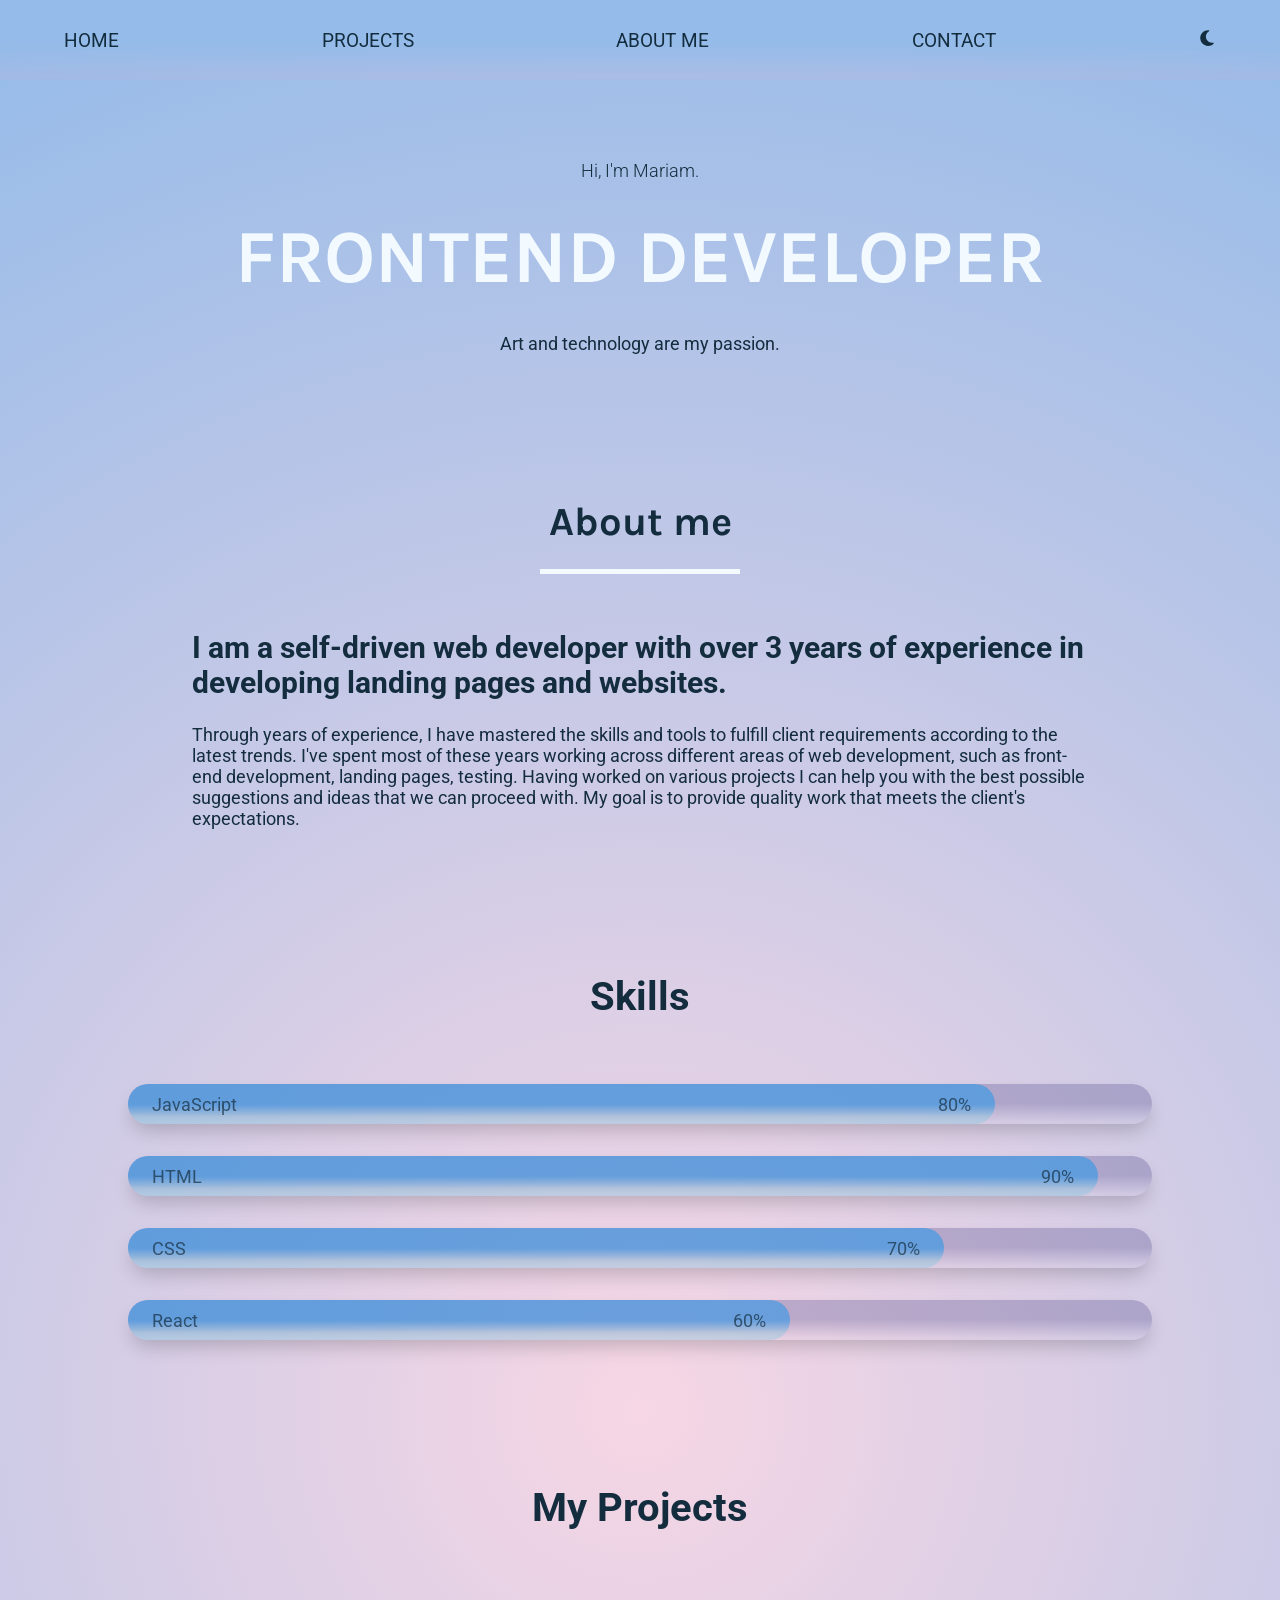
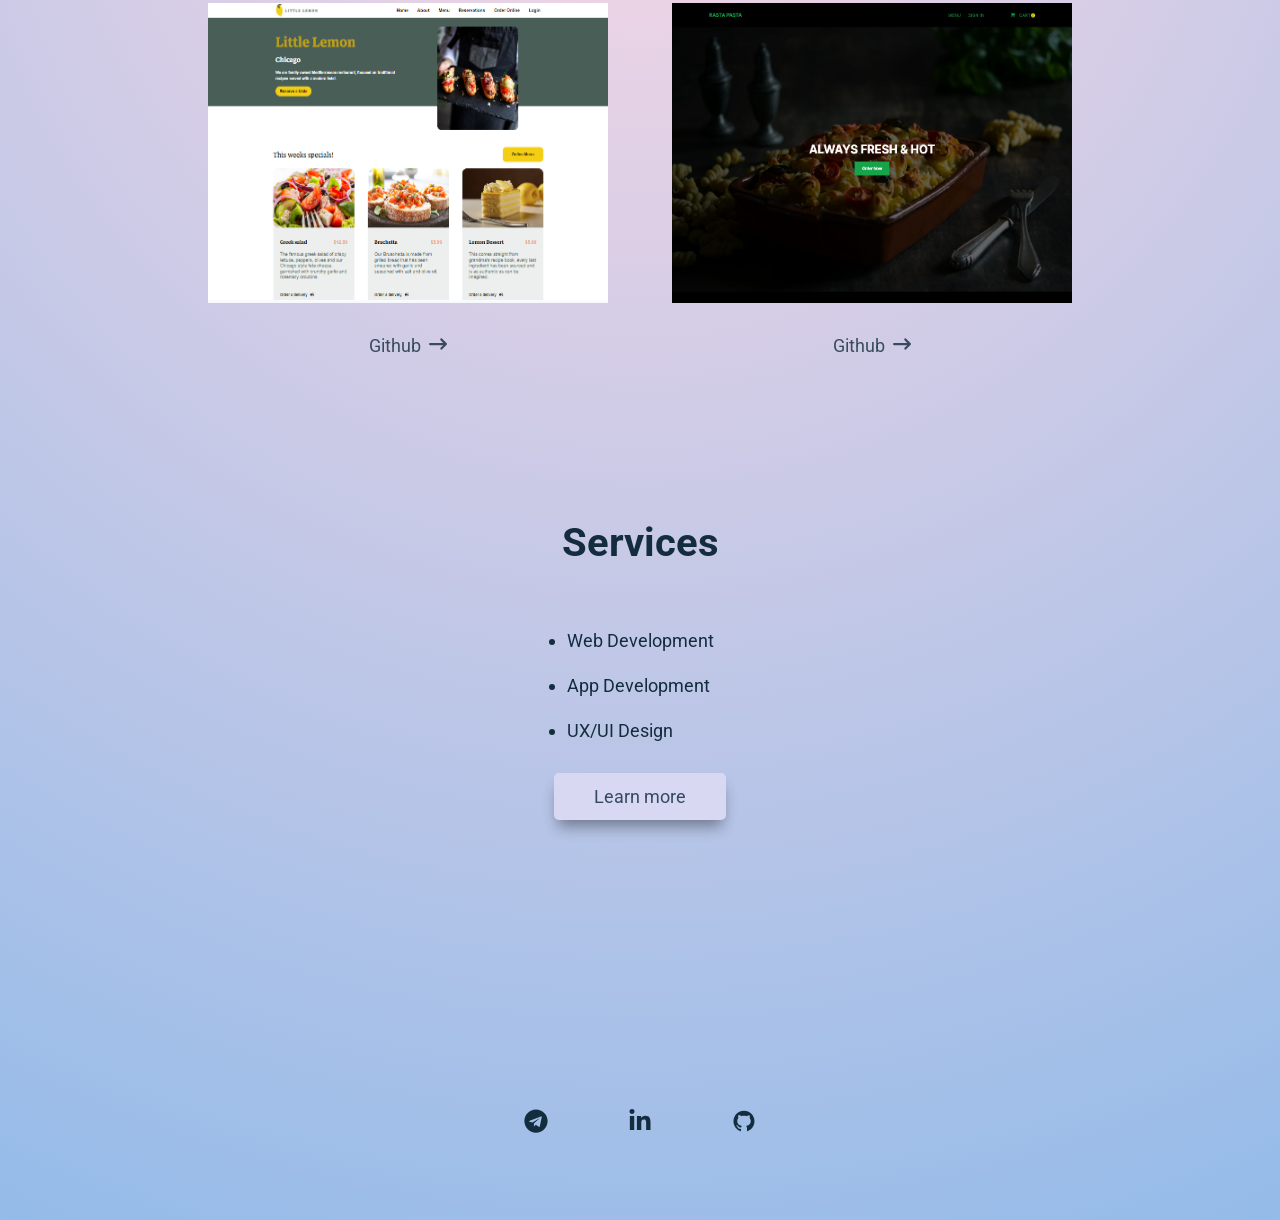
<file: index.html>
<!doctype html><html lang="en"><head><meta charset="utf-8"/><link rel="icon" href="/favicon.ico"/><meta name="viewport" content="width=device-width,initial-scale=1"/><meta name="theme-color" content="#000000"/><meta name="description" content="Web site created using create-react-app"/><link rel="apple-touch-icon" href="/logo192.png"/><link rel="manifest" href="/manifest.json"/><title>React App</title><script defer="defer" src="/static/js/main.75aeee56.js"></script><link href="/static/css/main.32a175ea.css" rel="stylesheet"></head><body><noscript>You need to enable JavaScript to run this app.</noscript><div id="root"></div></body></html>
</file>
<file: static/css/main.32a175ea.css>
@import url(https://fonts.googleapis.com/css2?family=Fraunces:opsz,wght@9..144,700&family=Inter:wght@400;700;800&family=Karla:wght@400;500;600;800&family=Kodchasan:ital,wght@0,200;0,300;0,400;0,500;0,600;0,700;1,200;1,300;1,400;1,500;1,600;1,700&family=Krona+One&family=League+Spartan:wght@100..900&family=Manrope:wght@600;800&family=Markazi+Text:wght@400;600;700&family=Montserrat+Alternates:ital,wght@0,100;0,200;0,300;0,400;0,500;0,600;0,700;0,800;0,900;1,100;1,200;1,300;1,400;1,500;1,600;1,700;1,800;1,900&family=Noto+Sans:wght@300;400&family=Roboto&family=Varela+Round&display=swap);:root{--color-bg:radial-gradient(circle,rgba(238,174,202,.5) 0%,#94bbe9 100%);--color-gradient:linear-gradient(0deg,rgba(190,225,247,.96) 29%,rgba(228,189,246,.96) 80%);--color-text:#142d3e;--color-hover:#f2f9ff;--color-btn:rgba(102,222,215,.6);--active-icon:rgba(21,148,238,.5);--scrollbar-color:#c6c7c8;--scrollbar-thumb-color:rgba(102,222,215,.4);--main-color:#f2f9ff;--font-text:"Roboto",sans-serif;--font-header:"Karla",sans-serif;--font-size-reg:18px;--font-size-header:75px;--font-size-subheader:40px;--font-size-extra-text:30px;--color-btn:#e1ddf7;--nav-bg:linear-gradient(0deg,rgba(238,174,202,.1) 6%,rgba(148,187,233,.95) 48%);--bar-color:linear-gradient(0deg,rgba(82,196,220,.25) 18%,rgba(21,148,238,.5) 48%)}[data-theme=dark]{--color-bg:linear-gradient(0deg,rgba(59,64,168,.916) 18%,rgba(1,1,11,.964) 52%);--color-text:rgba(246,247,250,.8);--scrollbar-color:rgba(36,35,50,.8);--color-gradient:linear-gradient(0deg,rgba(73,78,89,.96) 29%,rgba(29,30,85,.96) 80%);--main-color:rgba(59,64,168,.916);--color-btn:#29263c;--active-icon:#3b40a8;--color-hover:#8d91d4;--nav-bg:linear-gradient(0deg,rgba(59,64,168,.1) 1%,rgba(1,1,11,.95) 30%);--bar-color:linear-gradient(0deg,rgba(59,64,168,.3) 18%,rgba(59,64,168,.9) 45%)}*{scroll-behavior:smooth}body::-webkit-scrollbar{width:.5vw}body::-webkit-scrollbar-track{box-shadow:inset 0 0 5px #02131e}body::-webkit-scrollbar-thumb{background:rgba(94,91,112,.5)}.app-container{background:radial-gradient(circle,rgba(238,174,202,.5) 0,#94bbe9 100%);background:var(--color-bg);position:absolute;width:100%}.app-container,body{color:#142d3e;color:var(--color-text)}body{box-sizing:border-box;font-family:Roboto,sans-serif;font-family:var(--font-text);font-size:18px;font-size:var(--font-size-reg);height:100vh;margin:0;padding:0}a{color:#142d3e;color:var(--color-text);text-decoration:none}.main-nav{align-items:center;-webkit-animation:generalfade 1s ease-in-out;animation:generalfade 1s ease-in-out;-webkit-backdrop-filter:blur(10px);backdrop-filter:blur(10px);background:linear-gradient(0deg,rgba(238,174,202,.1) 6%,rgba(148,187,233,.95) 48%);background:var(--nav-bg);box-sizing:border-box;display:flex;height:5rem;justify-content:space-between;padding:0 4rem;position:fixed;top:0;width:100%;z-index:2}.main-nav a{color:#142d3e;color:var(--color-text);font-size:1.2rem;text-decoration:none}.main-nav>*{transition:.3s}.main-nav>:hover{color:#f2f9ff;color:var(--color-hover)}.media-icons-container{align-items:center;-webkit-animation:generalfade 1s ease-in-out;animation:generalfade 1s ease-in-out;background-color:radial-gradient(circle,rgba(238,174,202,.5) 0,#94bbe9 100%);background-color:var(--color-bg);bottom:0;display:flex;gap:5rem;justify-content:center;padding-bottom:2rem;width:100%}.media-icons-container>*{color:#142d3e;color:var(--color-text);font-size:1.5rem;transition:.3s}.media-icons-container>:hover{color:#f2f9ff;color:var( --color-hover)}footer{align-items:center;display:flex;height:10rem;justify-content:center}@-webkit-keyframes generalfade{0%{opacity:0}to{opacity:1}}@keyframes generalfade{0%{opacity:0}to{opacity:1}}@media screen and (max-width:1000px) and (min-width:600px) and (min-height:700px){.main-nav{gap:.5rem;padding:0 2rem}.main-nav a{font-size:1rem}.media-icons-container{position:absolute}.media-icons-container>*{font-size:2rem}}@media screen and (min-width:270px) and (max-width:550px){.main-nav{height:4rem;padding:0 1.5rem}.main-nav a{display:none}.main-nav a.main-nav-icon{display:block}.media-icons-container{gap:2rem}.media-icons-container>*{font-size:1.3rem}footer{height:24rem}}.App{text-align:center}.App-logo{height:40vmin;pointer-events:none}@media (prefers-reduced-motion:no-preference){.App-logo{-webkit-animation:App-logo-spin 20s linear infinite;animation:App-logo-spin 20s linear infinite}}.App-header{align-items:center;background-color:#282c34;color:#fff;display:flex;flex-direction:column;font-size:calc(10px + 2vmin);justify-content:center;min-height:100vh}.App-link{color:#61dafb}@-webkit-keyframes App-logo-spin{0%{-webkit-transform:rotate(0deg);transform:rotate(0deg)}to{-webkit-transform:rotate(1turn);transform:rotate(1turn)}}@keyframes App-logo-spin{0%{-webkit-transform:rotate(0deg);transform:rotate(0deg)}to{-webkit-transform:rotate(1turn);transform:rotate(1turn)}}.home-container{align-items:center;-webkit-animation:generalfade .5s ease-in-out;animation:generalfade .5s ease-in-out;background-color:var(--color-bg);display:flex;flex-direction:column;gap:7rem;justify-content:center;margin:10rem 0 0;padding:0;width:100%}.home-text-wrapper{display:flex;flex-direction:column;gap:2rem;margin:0;padding:0 12rem;text-align:center}.home-name-text{font-weight:300;margin:0;padding:0}.profession-header{color:var(--main-color);font-family:var(--font-header);font-size:var(--font-size-header)}.home-text{margin-bottom:2rem}.home-about-wrapper{align-items:center;display:flex;flex-direction:column;gap:1.5rem;justify-content:center;padding:0 12rem}.home-about-wrapper h3{font-family:var(--font-header);font-size:var(--font-size-subheader)}.underline{background-color:var(--main-color);height:5px;margin-bottom:2rem;width:200px}.home-about-wrapper h5{font-size:var(--font-size-extra-text)}.home-skills-wrapper{align-items:center;display:flex;flex-direction:column;gap:2rem;justify-content:center}.home-skills-wrapper h3{font-size:var(--font-size-subheader);margin:2rem 0}.bar-wrap{background:linear-gradient(0deg,rgba(52,70,119,.031) 6%,rgba(102,95,153,.369) 52%);box-shadow:0 10px 19px -4px rgba(0,0,0,.2);text-align:center;width:80vw}.bar,.bar-wrap{border-radius:20px;height:2.5rem}.bar{align-items:center;background:var(--bar-color);display:flex;justify-content:space-between;padding:0 1.5rem}.bar span{opacity:.7}.bar-1{width:80%}.bar-2{width:90%}.bar-3{width:75%}.bar-4{width:60%}.home-my-projects{align-items:center;display:flex;flex-direction:column;gap:2.5rem;justify-content:center}.home-my-projects h3{font-size:var(--font-size-subheader);margin:2rem 0}.home-projects-wrap{display:flex;gap:4rem}.home-projects-card{display:flex;flex-direction:column;gap:2rem}.home-projects-card img{height:300px;transition:-webkit-transform .5s;transition:transform .5s;transition:transform .5s,-webkit-transform .5s;width:400px}.home-projects-card img:hover{-webkit-transform:scale(1.1);transform:scale(1.1)}.home-pr-github-wrap{display:flex;gap:.5rem;justify-content:center;margin-bottom:1.2rem;opacity:.8;transition:.2s}.home-pr-github-wrap:hover{opacity:1}.home-services{align-items:center;display:flex;flex-direction:column;gap:2rem;justify-content:center}.home-services h3{font-size:var(--font-size-subheader);margin:2rem 0}.home-services ul{display:flex;flex-direction:column;gap:1.5rem}.home-services button{background:var(--color-btn);border:none;border-radius:5px;box-shadow:0 10px 15px -4px rgba(0,0,0,.5);color:var(--color-text);font-family:var(--font-text);font-size:var(--font-size-reg);margin-bottom:15rem;opacity:.8;padding:.8rem 2.5rem;transition:.3s}.home-services button:hover{opacity:1}@media screen and (max-width:1000px) and (max-height:1180px){.home-container{gap:2rem;justify-content:center}.home-text-wrapper{bottom:8rem;padding:0 5rem}.home-text-wrapper .home-text{font-size:1.8rem;line-height:2rem;margin-bottom:6rem}.home-name-text{margin-bottom:2rem}.home-about-wrapper{padding:0 10rem}.bar-wrap{width:70vw}.bar-1{width:60%}.bar-2{width:70%}.bar-3{width:50%}.bar-4{width:40%}.home-projects-wrap{flex-direction:column}}@media screen and (min-width:270px) and (max-width:590px) and (max-height:1179px){.home-container{gap:3rem;justify-content:center}.profile-image{-webkit-animation:none;animation:none;margin:6rem 0 0;min-height:10rem}.home-text-wrapper{margin-bottom:1rem;padding:0 3rem}.home-text-wrapper .home-text{font-size:1.3rem;line-height:2rem;margin-bottom:3rem}.home-name-text{font-size:1.4rem;margin-bottom:1.5rem}.profession-header{font-size:var(--font-size-subheader)}.home-about-wrapper{padding:0 2rem}.home-about-wrapper h3,.home-my-projects h3,.home-services h3,.home-skills-wrapper h3{font-size:var(--font-size-extra-text)}.home-about-wrapper h5{font-size:var(--font-size-reg)}.bar-wrap{height:1.5rem;width:60vw}.bar{gap:1.5rem;height:1.5rem}.home-projects-card img{height:200px;width:300px}.bar-1{width:40%}.bar-2{width:45%}.bar-3{width:35%}.bar-4{width:30%}.bar span{font-size:13px}.home-services button{margin-bottom:0}}@media screen and (min-height:275px) and (max-height:650px){.home-container{gap:0;height:100%;justify-content:space-between}.profile-image{height:15rem;margin-bottom:2rem;margin-top:7rem}.home-text-wrapper{bottom:0;padding:0 5rem}.home-text-wrapper .home-text{color:var(--color-text);font-size:1.7rem;line-height:2rem;margin-bottom:2rem}.home-name-text{font-size:2rem;margin-bottom:2rem}.diamondHome{display:none}}@media screen and (min-width:717px) and (max-width:750){.profile-image{height:15rem;margin-top:25rem}.diamondHome{display:none}}@media screen and (min-height:1180px){.home-container{gap:5rem;justify-content:center}.profile-image{height:30rem;margin-top:15rem}}.web-project-container{align-items:center;-webkit-animation:generalfade .5s ease-in-out;animation:generalfade .5s ease-in-out;box-sizing:border-box;display:flex;flex-direction:column;justify-content:center;padding:0 10rem}.webprojects-header{font-family:var(--font-header);font-size:var(--font-size-header);font-weight:lighter;margin:8rem 0 2rem}.cards-wrapper{grid-gap:4rem;background-color:var(--color-bg);box-sizing:border-box;display:grid;gap:4rem;grid-template-columns:1fr 1fr;height:auto;margin-top:2.5rem;padding-bottom:5rem}.web-project-card{align-items:center;border-radius:.5rem;display:flex;flex-direction:column;justify-content:center}.projectImage{box-shadow:0 10px 15px -3px rgba(0,0,0,.1);height:19rem;position:relative;transition:-webkit-transform .5s;transition:transform .5s;transition:transform .5s,-webkit-transform .5s;width:30rem}.projectImage:hover{-webkit-transform:scale(1.1);transform:scale(1.1)}.github-button{background-color:var(--color-btn);border:none;border-radius:.5rem;margin-bottom:.7rem;margin-top:2.6rem;padding:.6rem 2rem;transition:.3s}.github-button:hover{background-color:var(--color-hover)}.github-button a{font-size:1rem;font-weight:lighter}@media screen and (max-width:1100px){.cards-wrapper{gap:0;grid-template-columns:1fr}.web-project-card{margin:2rem;padding:2rem}.webprojects-header{font-size:3rem;text-align:center}.projectImage,.webprojects-header{margin-bottom:1.5rem}}@media screen and (min-width:270px) and (max-width:610px){.web-project-container{padding:0}.webprojects-header{font-size:2rem;margin-bottom:1.8rem;text-align:center}.cards-wrapper{padding-left:1rem;padding-right:1rem}.web-project-card{margin:0;padding:1rem}.projectImage{object-fit:cover;width:100%}}.about-container{align-items:center;-webkit-animation:generalfade 1s ease-in-out;animation:generalfade 1s ease-in-out;box-sizing:border-box;display:flex;flex-direction:column;justify-content:center;margin:5rem 0}.about-header{font-family:var(--font-header);font-size:var(--font-size-header);font-weight:lighter;margin-top:6.5rem}.text-about{border-bottom:1px solid var(--color-text);font-size:var(--font-size-reg);line-height:2.5rem;margin-bottom:4rem;margin-top:2rem;padding:0 20rem;padding-bottom:3rem!important;text-align:center}.skills-wrapper{display:flex;gap:8rem;margin-bottom:2rem}.skills-header{font-size:var(--font-size-subheader);font-weight:lighter;margin-bottom:2rem}.skill-list-1,.skill-list-2{display:flex;flex-direction:column;gap:1.5rem;list-style:none}.skill-list-1 li,.skill-list-2 li{align-items:center;display:flex;gap:.8rem}.services{align-items:center;border-top:1px solid var(--color-text);display:flex;flex-direction:column;gap:2rem;justify-content:center}.services h3{font-family:var(--font-header);font-size:var(--font-size-subheader);font-weight:lighter;margin-top:4rem}.services-wrap{grid-gap:2rem;background-color:var(--color-bg);box-sizing:border-box;display:grid;gap:2rem;grid-template-columns:1fr 1fr;height:100%;margin-top:2.5rem;padding-bottom:5rem}.service-card{align-items:center;border-radius:.5rem;display:flex;flex-direction:column;justify-content:center;position:relative}.service-card img{border-radius:10px;box-shadow:0 10px 19px -4px rgba(0,0,0,.2);height:19rem;position:relative;width:30rem}.overlay{background:rgba(18,17,36,.6);border-radius:10px;display:block;height:100%;left:0;position:absolute;top:0;transition:.5s;width:100%}.service-card h4{color:#f6f7fa;font-weight:lighter;position:absolute;text-align:center}.services p{padding:0 8rem;text-align:center}.cv-wrapper{background-color:var(--color-btn);border-radius:10px;margin:2rem;padding:1rem 2rem;transition:.3s}.cv-wrapper:hover{background-color:var( --color-hover)}.cv-wrapper a{color:var(--color-text);font-size:1.5rem}@media screen and (max-width:1300px) and (min-width:571px){.about-container{margin:0}.text-about{padding:0 5rem}.skills-header{font-size:1.7rem;margin-top:2rem}.services-wrap{grid-template-columns:1fr}.cv-container{margin-top:2rem}.cv-wrapper{margin:0}}@media screen and (min-width:270px) and (max-width:570px){p.text-about{font-size:1.3rem;padding:0 1.2rem}.about-header{font-size:var(--font-size-subheader);padding-bottom:2rem}.skills-wrapper{display:flex;flex-direction:column;gap:2rem}.services h3,.skills-header{font-size:var(--font-size-extra-text)}.services-wrap{grid-template-columns:1fr}.services p{padding:0 4rem}.service-card img{height:13rem;width:20rem}.cv-wrapper a{font-size:1.2rem}}@media screen and (min-width:901px) and (min-height:700px){.text-about{padding:0 10rem}.about-header{font-size:var(--font-size-header);margin-bottom:2rem}.skills-header{font-size:2rem;margin-bottom:4rem;margin-top:1rem}}@media screen and (min-height:275px) and (max-height:890px){.about-container{height:100%;justify-content:normal;padding:0}.about-header{margin-bottom:2rem;margin-top:10rem}.skills-wrapper{padding-bottom:5rem}.cv-container{margin-bottom:5rem}}*{margin:0;padding:0}.contact-container{align-items:center;-webkit-animation:generalfade .5s ease-in-out;animation:generalfade .5s ease-in-out;display:flex;flex-direction:column;height:100vh;justify-content:center}.contact-wrapper{align-items:flex-start;background-color:var(--color-bg);display:flex;justify-content:center;width:100%}.contact-form{display:flex;flex-direction:column;gap:1.5rem;width:40%}.contact-form>*{background-color:var(--color-btn);border:2px solid var( --color-btn);border-radius:5px;box-shadow:0 10px 19px -4px rgba(0,0,0,.2);color:var(--color-text);font-family:Varela Round,sans-serif;font-size:.8rem;padding:1.2rem 2rem;transition:.2s;width:100%}input:focus{box-shadow:0 10px 19px -4px rgba(0,0,0,.4);outline:transparent}input:-webkit-autofill,input:-webkit-autofill:active,input:-webkit-autofill:focus,input:-webkit-autofill:hover{-webkit-border-start:none!important;-webkit-border-end-color:var(--color-btn)!important;-webkit-border-after-color:var(--color-btn)!important;-webkit-border-before-color:var(--color-btn)!important;-webkit-box-shadow:0 0 0 30px var(--color-btn) inset!important}input:-webkit-autofill{-webkit-text-fill-color:var(--color-text)!important}textarea:focus{outline:transparent}.contact-header{font-size:2rem;font-weight:lighter;margin-bottom:4rem}.contact-form .send-button{background-color:var(--color-btn);border:none;box-shadow:0 10px 15px -4px rgba(0,0,0,.4);color:var(--color-text);font-weight:700;padding:1rem;transition:.2s;width:10rem}.contact-form .send-button:hover{background-color:var(--color-hover)}.contact-form textarea{resize:none}.contact-form textarea::-webkit-scrollbar{width:.5vw}.contact-form textarea::-webkit-scrollbar-track{border-radius:10px;box-shadow:inset 0 0 5px var( --scrollbar-color)}.contact-form textarea::-webkit-scrollbar-thumb{background:var(--scrollbar-thumb-color);border-radius:10px}@media screen and (max-width:1000px) and (max-height:1180px){.contact-wrapper{align-items:center;background-color:var(--color-bg);flex-direction:column-reverse;gap:5rem;height:auto;margin:0;padding:0}.contact-header{margin:0;padding-bottom:2rem}.contact-form{align-items:center;justify-content:center}}@media screen and (min-width:270px) and (max-width:550px){.contact-header{font-size:1.5rem;padding-top:6rem}.contact-form>*{min-width:50%}.contact-form .send-button{margin-bottom:10rem}}@media screen and (min-height:275px) and (max-height:650px){.contact-container{padding:13rem 0}}@media screen and (max-width:915px) and (min-height:1181px){.contact-form{gap:2.5rem}.contact-form>*{font-size:1rem}.contact-header{font-size:2.5rem;margin-bottom:6rem}.main-nav{padding:0 3rem}.main-nav a{font-size:1.3rem}}.float-nav{-webkit-backdrop-filter:blur(10px);backdrop-filter:blur(10px);background:var(--color-gradient);border-radius:3rem;display:none;height:4rem;left:50%;margin-right:-50%;padding:0 2rem;position:fixed;top:85%;-webkit-transform:translate(-50%,-50%);transform:translate(-50%,-50%);width:70%;z-index:2}.float-nav-wrapper{align-items:center;display:flex;gap:2rem;height:100%;justify-content:center}.float-nav-wrapper>*{color:var(--color-text);font-size:1.5rem}.float-nav-wrapper a{display:flex}.active{background-color:var(--active-icon);border-radius:50%;color:hsla(0,0%,100%,.8);padding:10px}@media screen and (min-width:270px) and (max-width:550px){.float-nav{display:block}}
/*# sourceMappingURL=main.32a175ea.css.map*/
</file>
